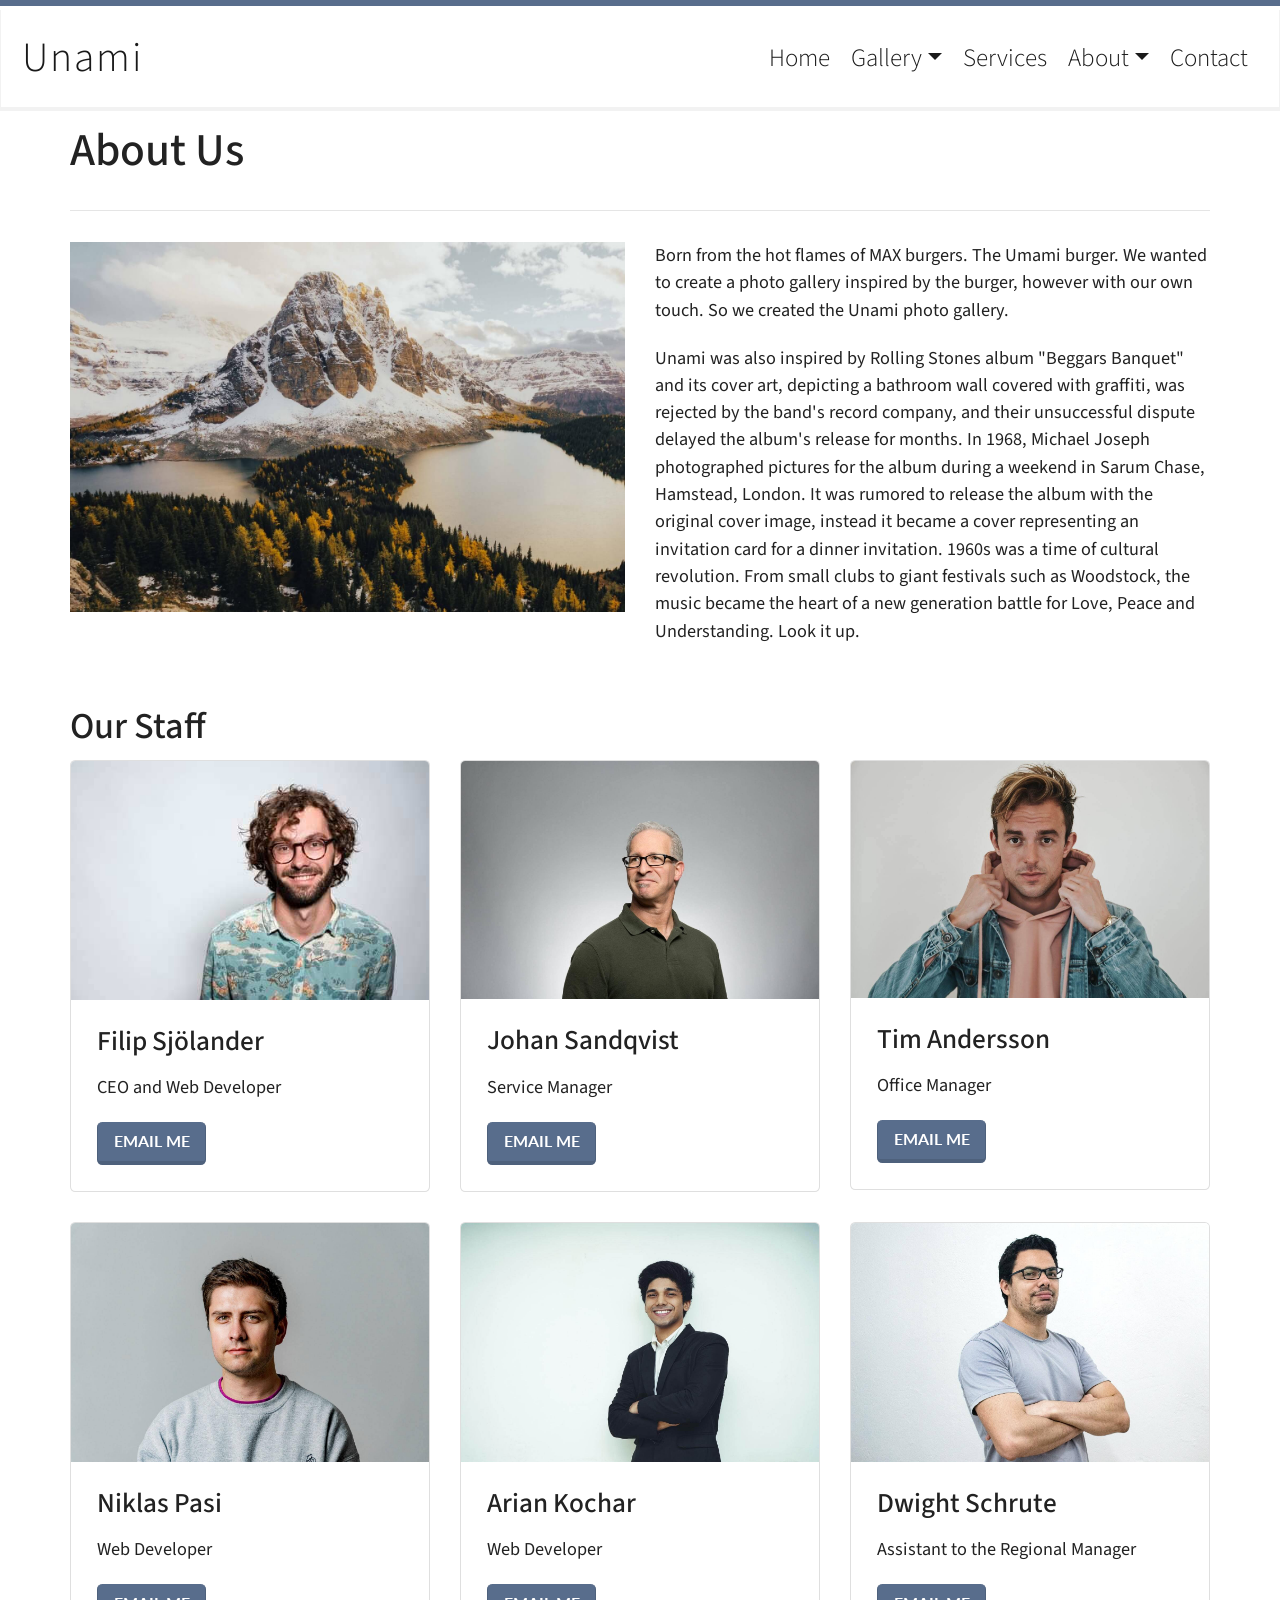
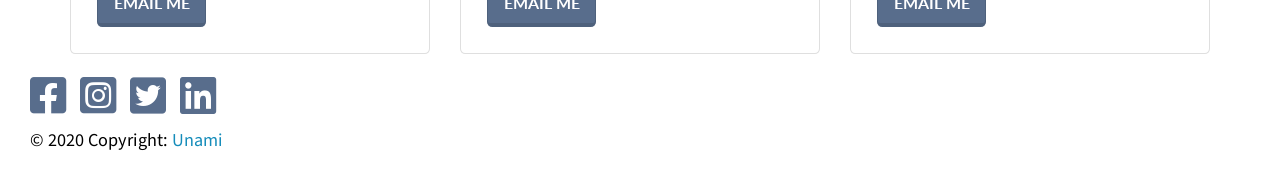
<file: about.html>
<!DOCTYPE html>
<html lang="en">
  <head>
    <meta charset="UTF-8" />
    <meta name="viewport" content="width=device-width, initial-scale=1.0" />
    <meta name="description" content="Unami - About Us" />
    <title>About</title>
    <link rel="apple-touch-icon" sizes="180x180" href="favicon/apple-touch-icon.png" />
    <link rel="icon" type="image/png" sizes="32x32" href="favicon/favicon-32x32.png" />
    <link rel="icon" type="image/png" sizes="16x16" href="favicon/favicon-16x16.png" />
    <link rel="manifest" href="favicon/site.webmanifest" />
    <link rel="stylesheet" href="style.css" />
    <link rel="stylesheet" href="bootstrap.min.css" />
    <script
      src="https://code.jquery.com/jquery-3.5.1.slim.min.js"
      integrity="sha256-4+XzXVhsDmqanXGHaHvgh1gMQKX40OUvDEBTu8JcmNs="
      crossorigin="anonymous"
    ></script>    <script src="https://cdnjs.cloudflare.com/ajax/libs/popper.js/1.16.0/umd/popper.min.js"></script>
    <script src="https://maxcdn.bootstrapcdn.com/bootstrap/4.4.1/js/bootstrap.min.js"></script>
    <link
      rel="stylesheet"
      href="https://cdnjs.cloudflare.com/ajax/libs/font-awesome/5.13.0/css/all.min.css"
      integrity="sha256-h20CPZ0QyXlBuAw7A+KluUYx/3pK+c7lYEpqLTlxjYQ="
      crossorigin="anonymous"
    />
    <script src="HTML_Include.js"></script>
  </head>

  <body>
    <div w3-include-html="navbar.html"></div>
    <div class="container">
      <h1>About Us</h1>
      <hr class="my-4" />
      <div class="row">
        <div class="col">
          <img
            src="photos/about-mountain.jpg"
            alt="snowy-mountain"
            width="100%"
          />
        </div>
        <div class="col">
          <p>
            Born from the hot flames of MAX burgers. The Umami burger. We wanted
            to create a photo gallery inspired by the burger, however with our
            own touch. So we created the Unami photo gallery.
          </p>
          <p>
            Unami was also inspired by Rolling Stones album "Beggars Banquet"
            and its cover art, depicting a bathroom wall covered with graffiti,
            was rejected by the band's record company, and their unsuccessful
            dispute delayed the album's release for months. In 1968, Michael
            Joseph photographed pictures for the album during a weekend in Sarum
            Chase, Hamstead, London. It was rumored to release the album with
            the original cover image, instead it became a cover representing an
            invitation card for a dinner invitation. 1960s was a time of
            cultural revolution. From small clubs to giant festivals such as
            Woodstock, the music became the heart of a new generation battle for
            Love, Peace and Understanding. Look it up.
          </p>
        </div>
      </div>
      <h2 style="margin-top: 40px;">Our Staff</h2>
      <div class="row">
        <div class="col mx-auto">
          <div class="card">
            <img
              class="card-img-top"
              src="photos/filipsjolander.jpg"
              alt="Filip Sjölander"
            />
            <div class="card-body">
              <h4 class="card-title">Filip Sjölander</h4>
              <p class="card-text">CEO and Web Developer</p>
              <a href="mailto:filipsjolander@unami.com" class="btn btn-primary"
                >Email Me</a
              >
            </div>
          </div>
        </div>
        <div class="col mx-auto">
          <div class="card">
            <img
              class="card-img-top"
              src="photos/johansandqvist.jpg"
              alt="Johan Sandqvist"
            />
            <div class="card-body">
              <h4 class="card-title">Johan Sandqvist</h4>
              <p class="card-text">Service Manager</p>
              <a href="mailto:johansandqvist@unami.com" class="btn btn-primary"
                >Email Me</a
              >
            </div>
          </div>
        </div>
        <div class="col mx-auto">
          <div class="card">
            <img
              class="card-img-top"
              src="photos/timandersson.jpg"
              alt="Tim Andersson"
            />
            <div class="card-body">
              <h4 class="card-title">Tim Andersson</h4>
              <p class="card-text">Office Manager</p>
              <a href="mailto:timanderssonr@unami.com" class="btn btn-primary"
                >Email Me</a
              >
            </div>
          </div>
        </div>
      </div>
      <div class="row" style="margin-top: 30px;">
        <div class="col mx-auto">
          <div class="card">
            <img
              class="card-img-top"
              src="photos/niklaspasi.jpg"
              alt="Niklas Pasi"
            />
            <div class="card-body">
              <h4 class="card-title">Niklas Pasi</h4>
              <p class="card-text">Web Developer</p>
              <a href="mailto:niklaspasi@unami.com" class="btn btn-primary"
                >Email Me</a
              >
            </div>
          </div>
        </div>
        <div class="col mx-auto">
          <div class="card">
            <img
              class="card-img-top"
              src="photos/ariankochar.jpg"
              alt="Arian Kochar"
            />
            <div class="card-body">
              <h4 class="card-title">Arian Kochar</h4>
              <p class="card-text">Web Developer</p>
              <a href="mailto:ariankochar@unami.com" class="btn btn-primary"
                >Email Me</a
              >
            </div>
          </div>
        </div>
        <div class="col mx-auto">
          <div class="card">
            <img
              class="card-img-top"
              src="photos/dwightschrute.jpg"
              alt="Dwight Schrute"
            />
            <div class="card-body">
              <h4 class="card-title">Dwight Schrute</h4>
              <p class="card-text">Assistant to the Regional Manager</p>
              <a href="mailto:dwightschrute@unami.com" class="btn btn-primary"
                >Email Me</a
              >
            </div>
          </div>
        </div>
      </div>
    </div>
    <div w3-include-html="footer.html"></div>
    <script>
      includeHTML();
    </script>
    <script src="animations.js"></script>
  </body>
</html>
</file>
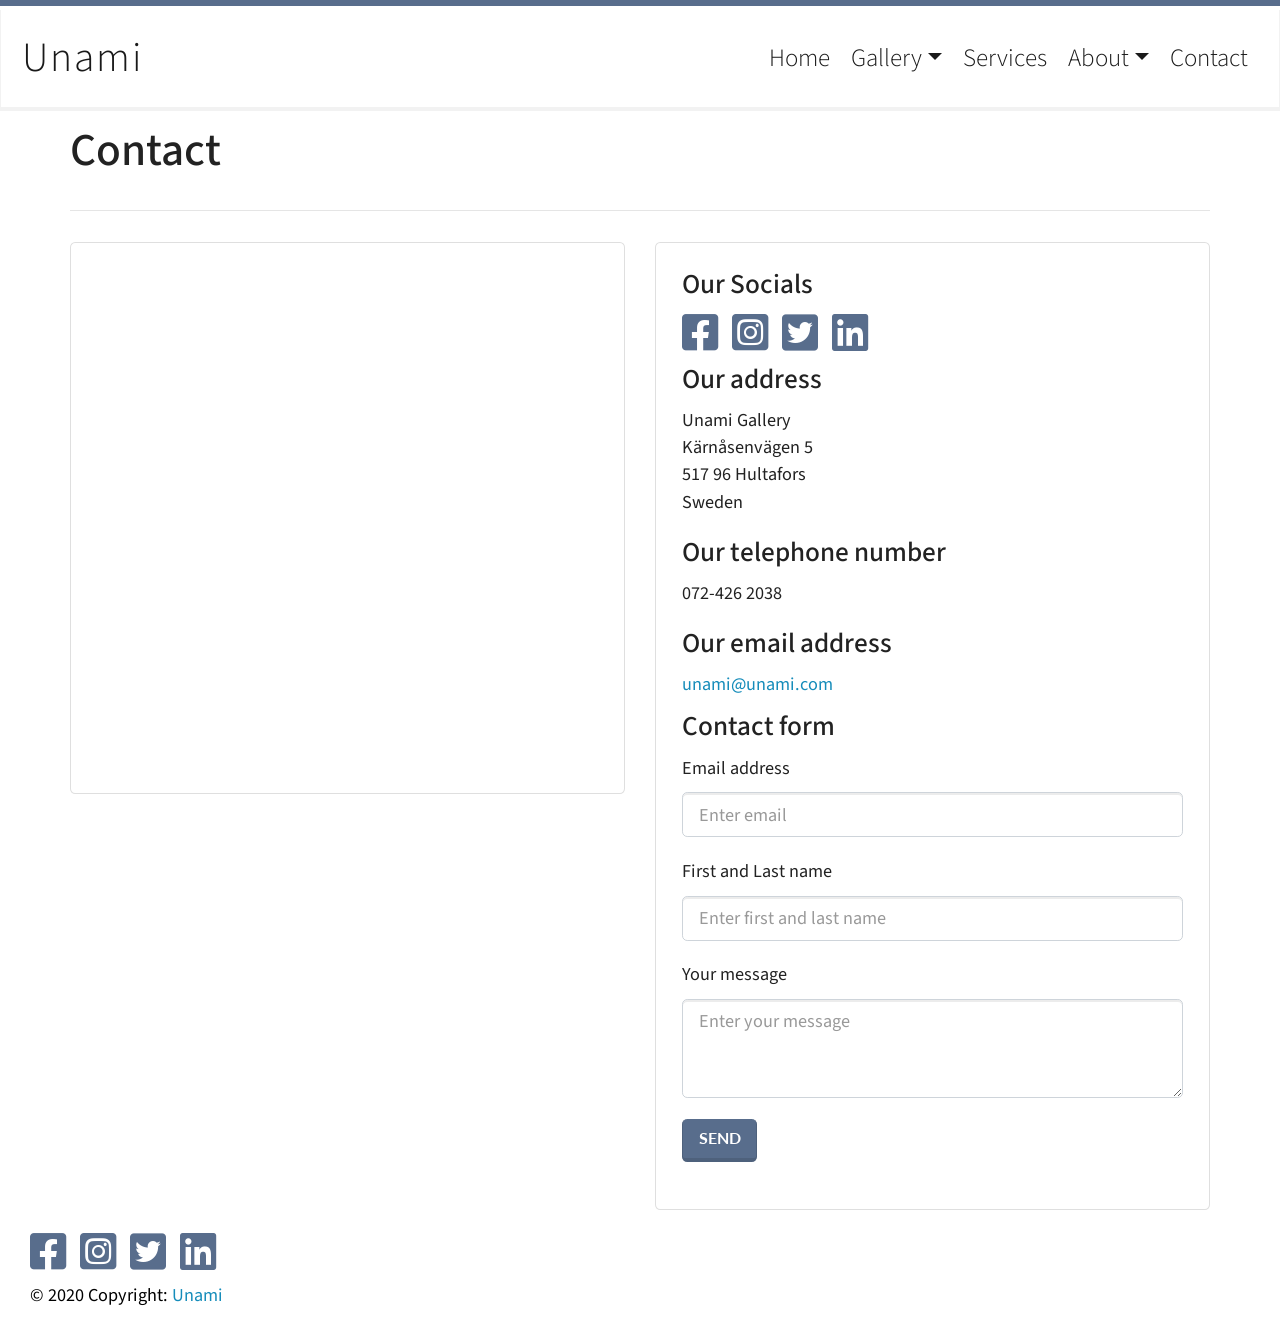
<file: contact.html>
<!DOCTYPE html>
<html lang="en">

<head>
    <meta charset="UTF-8">
    <meta name="viewport" content="width=device-width, initial-scale=1.0">
    <meta name="description" content="Unami - Contact">
    <title>Contact</title>
    <link rel="apple-touch-icon" sizes="180x180" href="favicon/apple-touch-icon.png" />
    <link rel="icon" type="image/png" sizes="32x32" href="favicon/favicon-32x32.png" />
    <link rel="icon" type="image/png" sizes="16x16" href="favicon/favicon-16x16.png" />
    <link rel="manifest" href="favicon/site.webmanifest" />
    <link rel="stylesheet" href="style.css">
    <link rel="stylesheet" href="bootstrap.min.css">
    <script
      src="https://code.jquery.com/jquery-3.5.1.slim.min.js"
      integrity="sha256-4+XzXVhsDmqanXGHaHvgh1gMQKX40OUvDEBTu8JcmNs="
      crossorigin="anonymous"
    ></script>
    <script src="https://cdnjs.cloudflare.com/ajax/libs/popper.js/1.16.0/umd/popper.min.js"></script>
    <script src="https://maxcdn.bootstrapcdn.com/bootstrap/4.4.1/js/bootstrap.min.js"></script>
    <link rel="stylesheet" href="https://cdnjs.cloudflare.com/ajax/libs/font-awesome/5.13.0/css/all.min.css"
        integrity="sha256-h20CPZ0QyXlBuAw7A+KluUYx/3pK+c7lYEpqLTlxjYQ=" crossorigin="anonymous" />
    <script src="HTML_Include.js"></script>
</head>

<body>
    <div w3-include-html="navbar.html"></div>
    <div class="container">
        <h1>Contact</h1>
        <hr class="my-4">
        <div class="row">
            <div class="col-md">
                <div class="card">
                    <iframe
                        src="https://www.google.com/maps/embed?pb=!1m18!1m12!1m3!1d2132.188852277812!2d12.73206511610454!3d57.696261247904594!2m3!1f0!2f0!3f0!3m2!1i1024!2i768!4f13.1!3m3!1m2!1s0x465007b77d195225%3A0x721832f89c4cb638!2zS8Okcm7DpXNlbnbDpGdlbiA1LCA1MTcgOTYgSHVsdGFmb3Jz!5e0!3m2!1ssv!2sse!4v1586704896788!5m2!1ssv!2sse"
                        width="100%" height="550" frameborder="0" style="border:0;" allowfullscreen="false"
                        aria-hidden="false" tabindex="0"></iframe>

                </div>

            </div>
            <div class="col-md">
                <div class="card">
                    <address class="card-body">
                        <h4>Our Socials</h4>
                        <div class="socials ">
                            <a href="https://www.facebook.com/" class="fab fa-facebook-square">
                            </a>
                            <a href="https://www.instagram.com" class="fab fa-instagram-square">
                            </a>
                            <a href="https://www.twitter.com" class="fab fa-twitter-square">
                            </a>
                            <a href="https://www.linkedin.com" class="fab fa-linkedin">
                            </a>
                        </div>
                        <h4>Our address</h4>
                        <address>
                            Unami Gallery<br>
                            Kärnåsenvägen 5 <br>
                            517 96 Hultafors <br>
                            Sweden
                        </address>
                        <h4>Our telephone number</h4>
                        <p>072-426 2038</p>
                        <h4>Our email address</h4>
                        <a href="mailto:unami@unami.com">unami@unami.com</a>
                        <h4 style="margin-top:13px;">Contact form</h4>
                        <form class="contact-form">
                            <fieldset>
                                <div class="form-group">
                                    <label for="email">Email address</label>
                                    <input type="email" class="form-control" placeholder="Enter email">
                                </div>
                                <div class="form-group">
                                    <label for="name">First and Last name</label>
                                    <input type="text" class="form-control" placeholder="Enter first and last name">
                                </div>
                                <div class="form-group">
                                    <label for="message">Your message</label>
                                    <textarea class="form-control" rows="3" placeholder="Enter your message"></textarea>
                                </div>
                                <button type="submit" class="btn btn-primary">Send</button>
                            </fieldset>
                        </form>
                </div>
            </div>
        </div>
    </div>

    </div>
    </div>
    </div>
    <div w3-include-html="footer.html"></div>
    <script>includeHTML();</script>
    <script src="animations.js"></script>
</body>

</html>
</file>
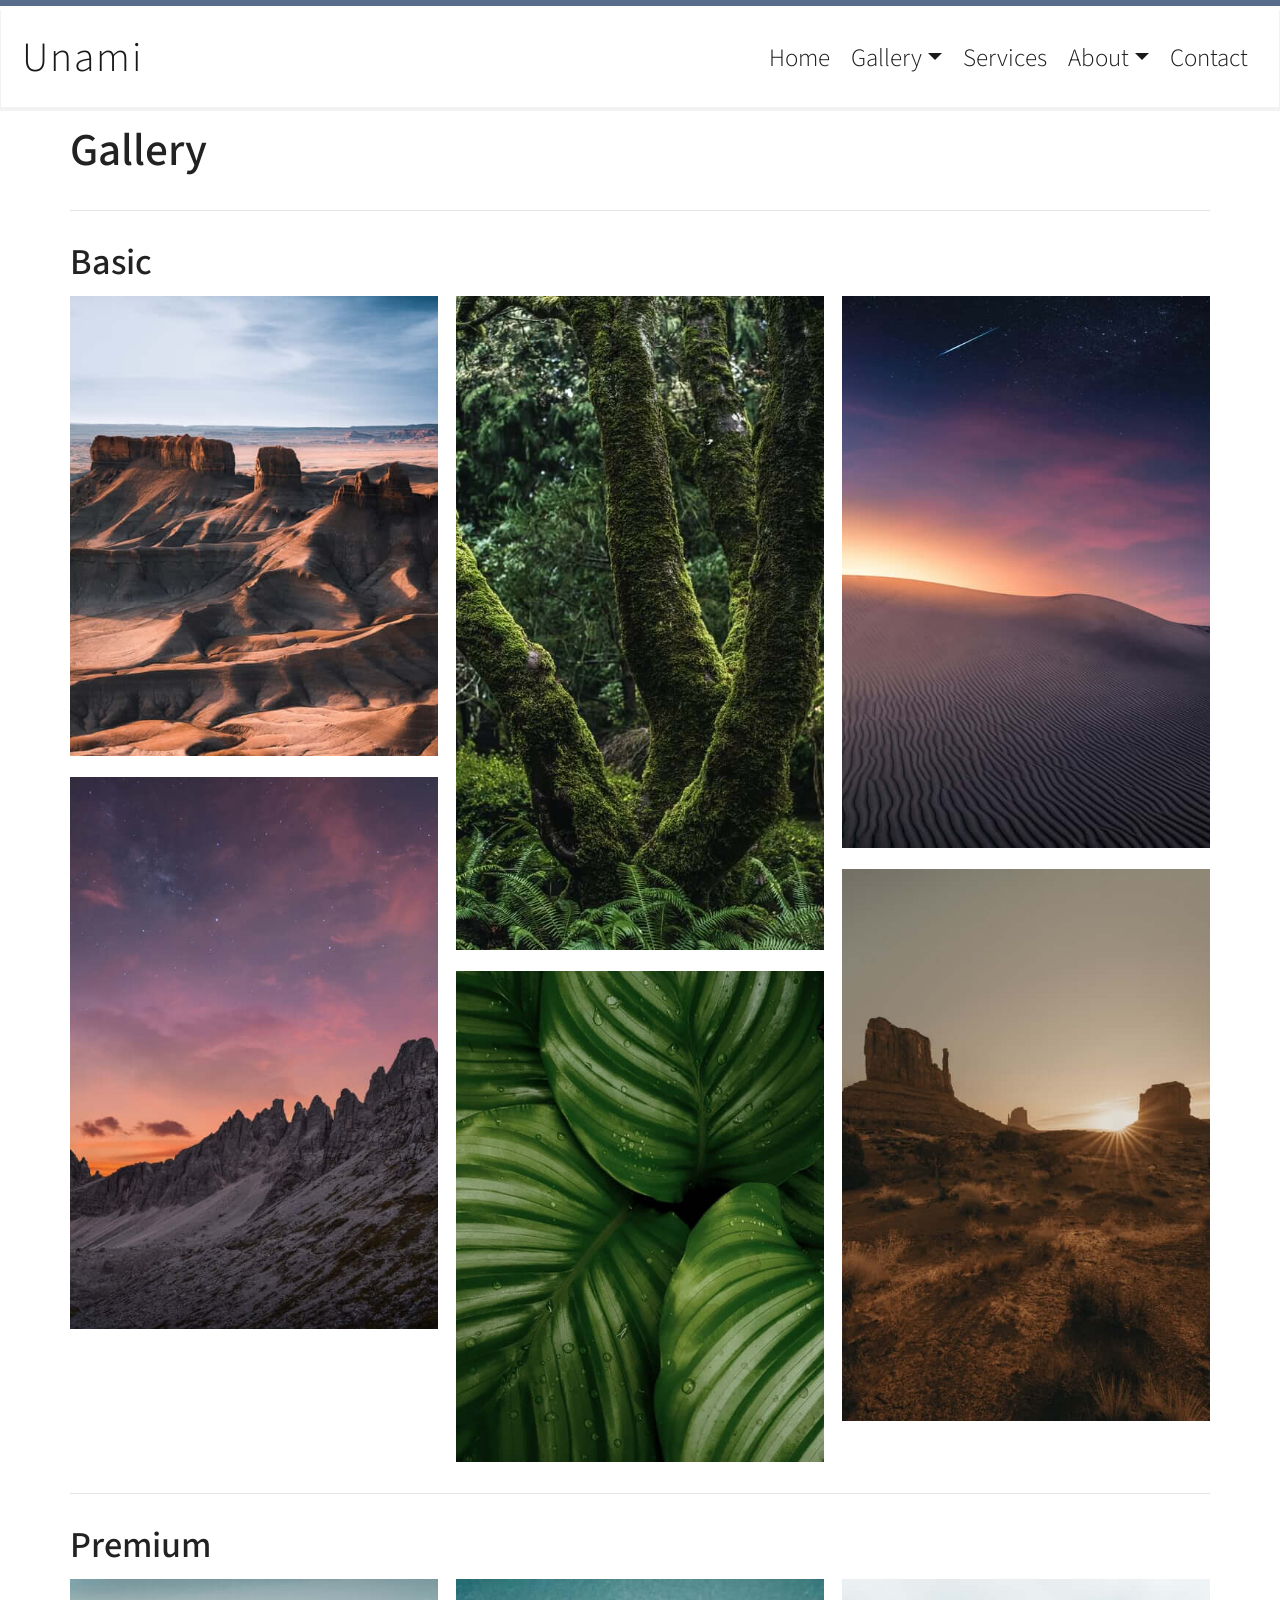
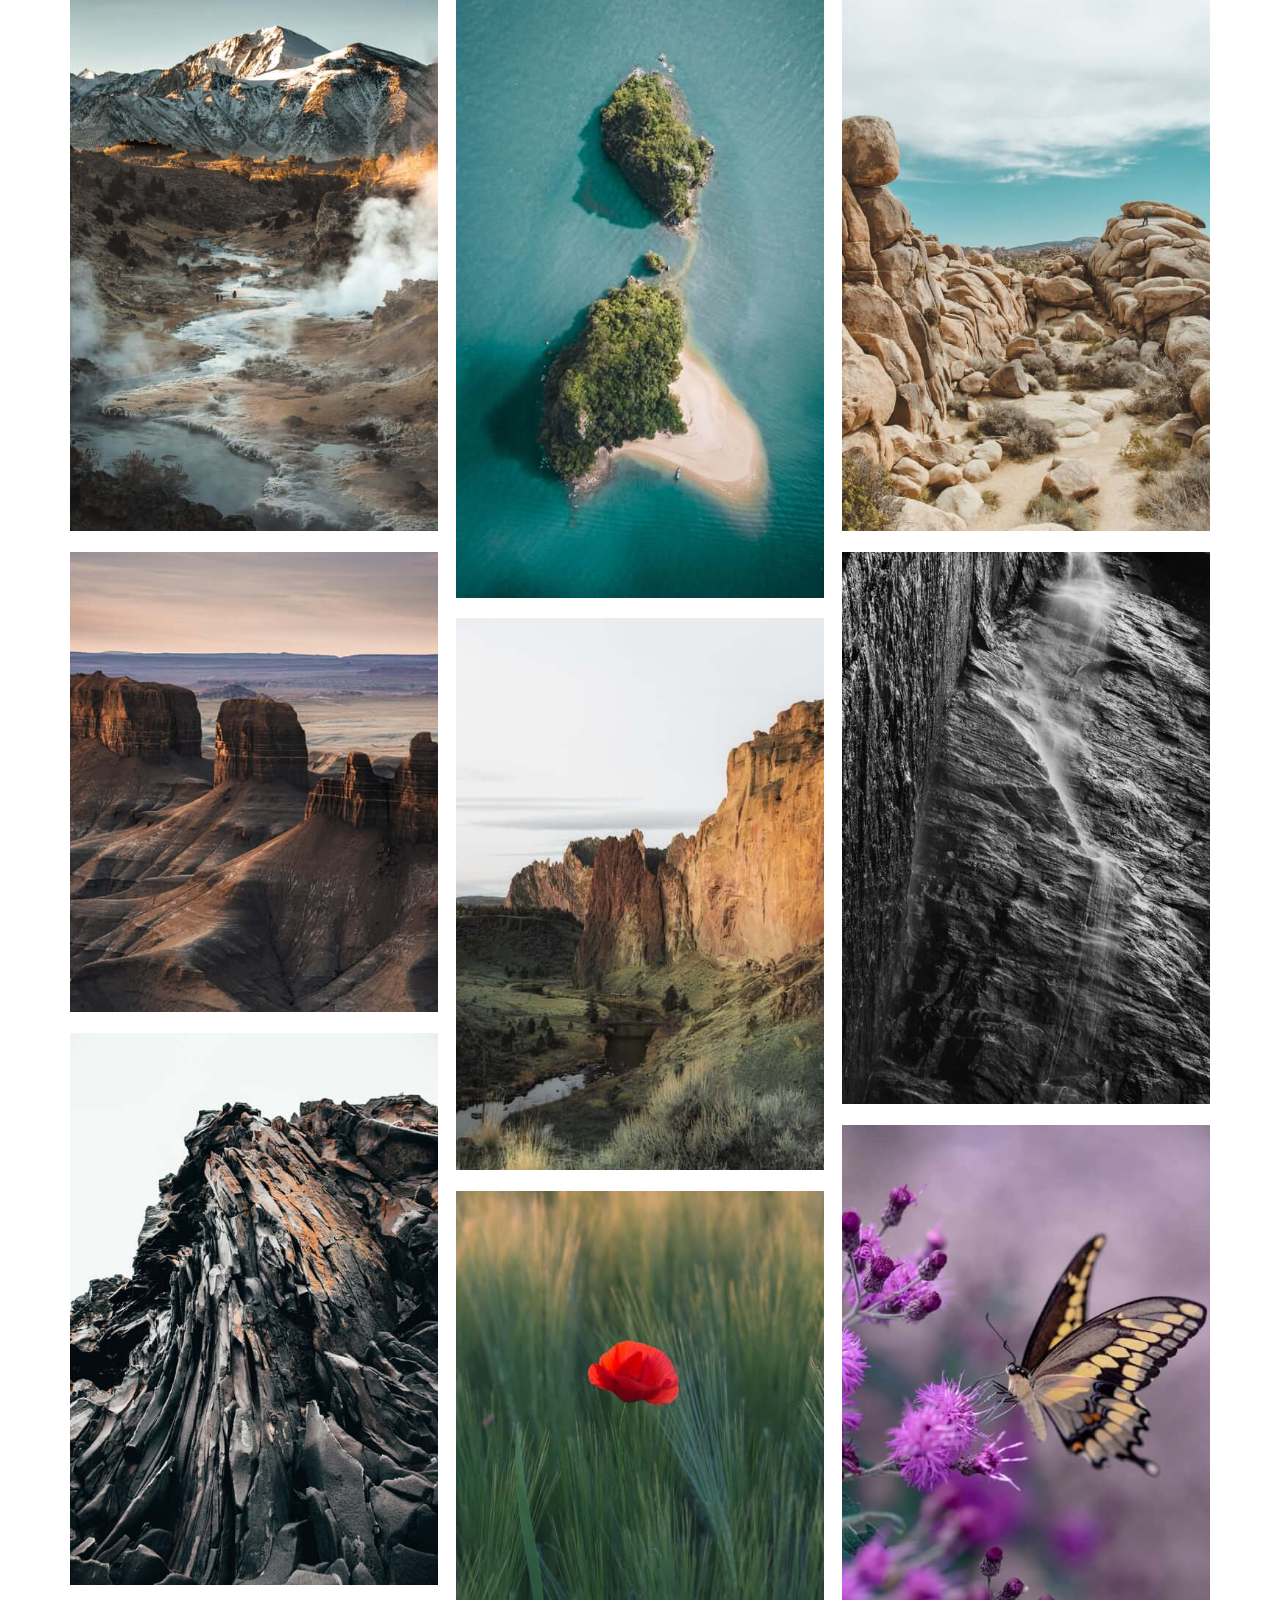
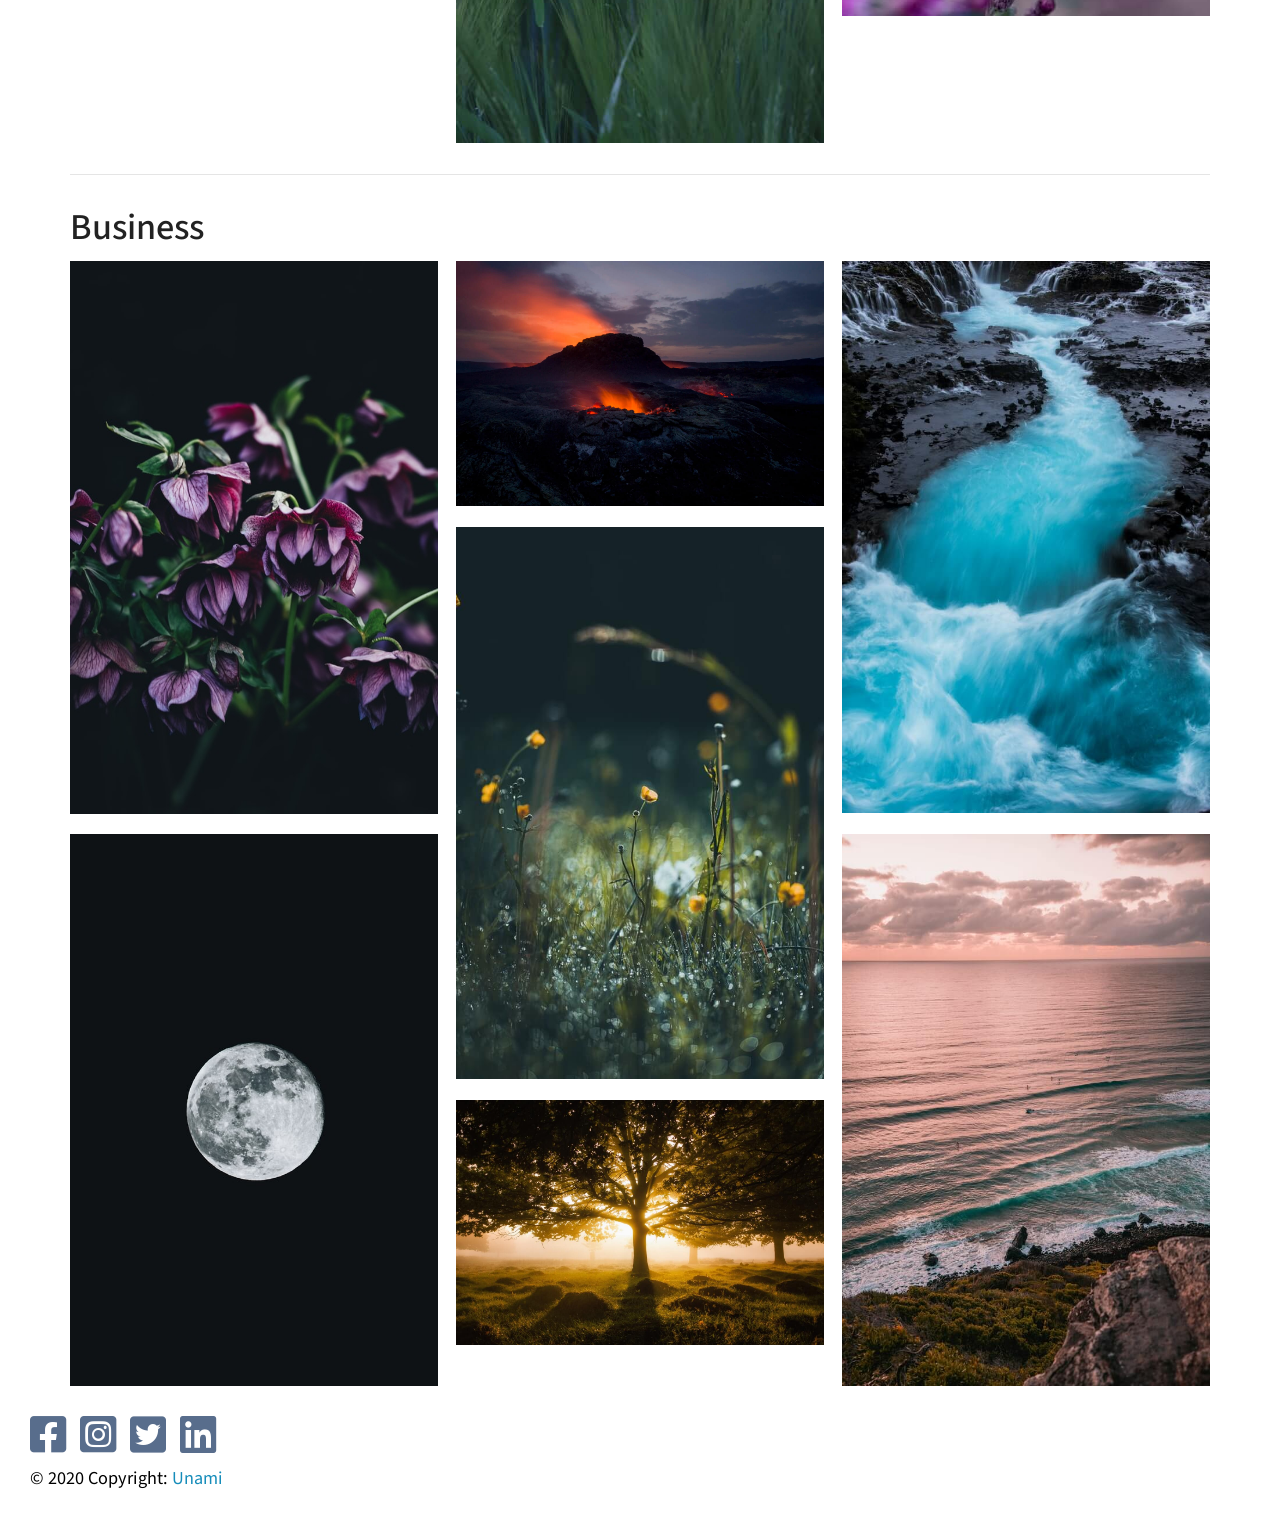
<file: gallery.html>
<!DOCTYPE html>
<html lang="en">
  <head>
    <meta charset="UTF-8" />
    <meta name="viewport" content="width=device-width, initial-scale=1.0" />
    <meta name="description" content="Unami - Gallery" />
    <title>Gallery</title>
    <link rel="apple-touch-icon" sizes="180x180" href="favicon/apple-touch-icon.png" />
    <link rel="icon" type="image/png" sizes="32x32" href="favicon/favicon-32x32.png" />
    <link rel="icon" type="image/png" sizes="16x16" href="favicon/favicon-16x16.png" />
    <link rel="manifest" href="favicon/site.webmanifest" />
    <link rel="stylesheet" href="style.css" />
    <link rel="stylesheet" href="bootstrap.min.css" />
    <script
      src="https://code.jquery.com/jquery-3.5.1.slim.min.js"
      integrity="sha256-4+XzXVhsDmqanXGHaHvgh1gMQKX40OUvDEBTu8JcmNs="
      crossorigin="anonymous"
    ></script>
    <script src="https://cdnjs.cloudflare.com/ajax/libs/popper.js/1.16.0/umd/popper.min.js"></script>
    <script src="https://maxcdn.bootstrapcdn.com/bootstrap/4.4.1/js/bootstrap.min.js"></script>
    <link
      rel="stylesheet"
      href="https://cdnjs.cloudflare.com/ajax/libs/font-awesome/5.13.0/css/all.min.css"
      integrity="sha256-h20CPZ0QyXlBuAw7A+KluUYx/3pK+c7lYEpqLTlxjYQ="
      crossorigin="anonymous"
    />
    <script src="HTML_Include.js"></script>
  </head>

  <body>
    <div w3-include-html="navbar.html"></div>
    <div class="container">
      <h1>Gallery</h1>
      <hr id="basic" class="my-4" />
    </div>
    <div class="container" >
      <h2>Basic</h2>
      <div class="gallery" id="gallery">
        <div class="mb-3">
          <img
            class="img-fluid"
            src="photos/grand-valley2.jpg"
            alt="grand-valley"
            loading="lazy"
          />
        </div>
        <div class="mb-3">
          <img
            class="img-fluid"
            src="photos/sunset-mountains.jpg"
            alt="sunset-mountains"
            loading="lazy"
            
          />
        </div>
        <div class="mb-3">
          <img
            class="img-fluid"
            src="photos/trees.jpg"
            alt="trees"
            loading="lazy"
          />
        </div>
        <div class="mb-3">
          <img
            class="img-fluid"
            src="photos/leafs.jpg"
            alt="leafs"
            loading="lazy"
          />
        </div>
        <div class="mb-3">
          <img
            class="img-fluid"
            src="photos/sand.jpg"
            alt="sand"
            loading="lazy"
          />
        </div>
        <div class="mb-3">
          <img
            class="img-fluid"
            src="photos/sunset-desert.jpg"
            alt="sunset-desert"
            loading="lazy"
          />
        </div>
      </div>
      <hr id="premium" class="my-4" />
    </div>
    <div class="container">
      <h2>Premium</h2>
      <div class="gallery" id="gallery">
        <div class="mb-3">
          <img
            class="img-fluid"
            src="photos/river-and-mountain.jpg"
            alt="river-and-mountain"
            loading="lazy"
          />
        </div>
        <div class="mb-3">
          <img
            class="img-fluid"
            src="photos/grand-valley.jpg"
            alt="grand-valley"
            loading="lazy"
          />
        </div>
        <div class="mb-3">
          <img
            class="img-fluid"
            src="photos/rocks.jpg"
            alt="rocks"
            loading="lazy"
          />
        </div>
        <div class="mb-3">
          <img
            class="img-fluid"
            src="photos/island.jpg"
            alt="island"
            loading="lazy"
          />
        </div>
        <div class="mb-3">
          <img
            class="img-fluid"
            src="photos/valley.jpg"
            alt="valley"
            loading="lazy"
          />
        </div>
        <div class="mb-3">
          <img
            class="img-fluid"
            src="photos/red-flower.jpg"
            alt="red-flower"
            loading="lazy"
          />
        </div>
        <div class="mb-3">
          <img
            class="img-fluid"
            src="photos/rocky.jpg"
            alt="rocks"
            loading="lazy"
          />
        </div>
        <div class="mb-3">
          <img
            class="img-fluid"
            src="photos/small-waterfall.jpg"
            alt="small-waterfall"
            loading="lazy"
          />
        </div>
        <div class="mb-3">
          <img
            class="img-fluid"
            src="photos/butterfly.jpg"
            alt="butterfly"
            loading="lazy"
          />
        </div>
      </div>
      <hr id="business" class="my-4" />
    </div>
    <div class="container" >
      <h2>Business</h2>
      <div class="gallery" id="gallery">
        <div class="mb-3">
          <img
            class="img-fluid"
            src="photos/purple-flower.jpg"
            alt="purple-flower"
            loading="lazy"
          />
        </div>
        <div class="mb-3">
          <img
            class="img-fluid"
            src="photos/moon.jpg"
            alt="moon"
            loading="lazy"
          />
        </div>
        <div class="mb-3">
          <img
            class="img-fluid"
            src="photos/vulcano.jpg"
            alt="vulcano"
            loading="lazy"
          />
        </div>
        <div class="mb-3">
          <img
            class="img-fluid"
            src="photos/butter-flower.jpg"
            alt="butterfly"
            loading="lazy"
          />
        </div>
        <div class="mb-3">
          <img
            class="img-fluid"
            src="photos/tree-of-god.jpg"
            alt="tree-of.god"
            loading="lazy"
          />
        </div>
        <div class="mb-3">
          <img
            class="img-fluid"
            src="photos/waterfall-blue.jpg"
            alt="waterfall-blue"
            loading="lazy"
          />
        </div>
        <div class="mb-3">
          <img
            class="img-fluid"
            src="photos/ocean-sunset.jpg"
            alt="ocean-sunset"
            loading="lazy"
          />
        </div>
      </div>
    </div>

    <div w3-include-html="footer.html"></div>
    <script>
      includeHTML();
    </script>
    <script src="animations.js"></script>
  </body>
</html>
</file>
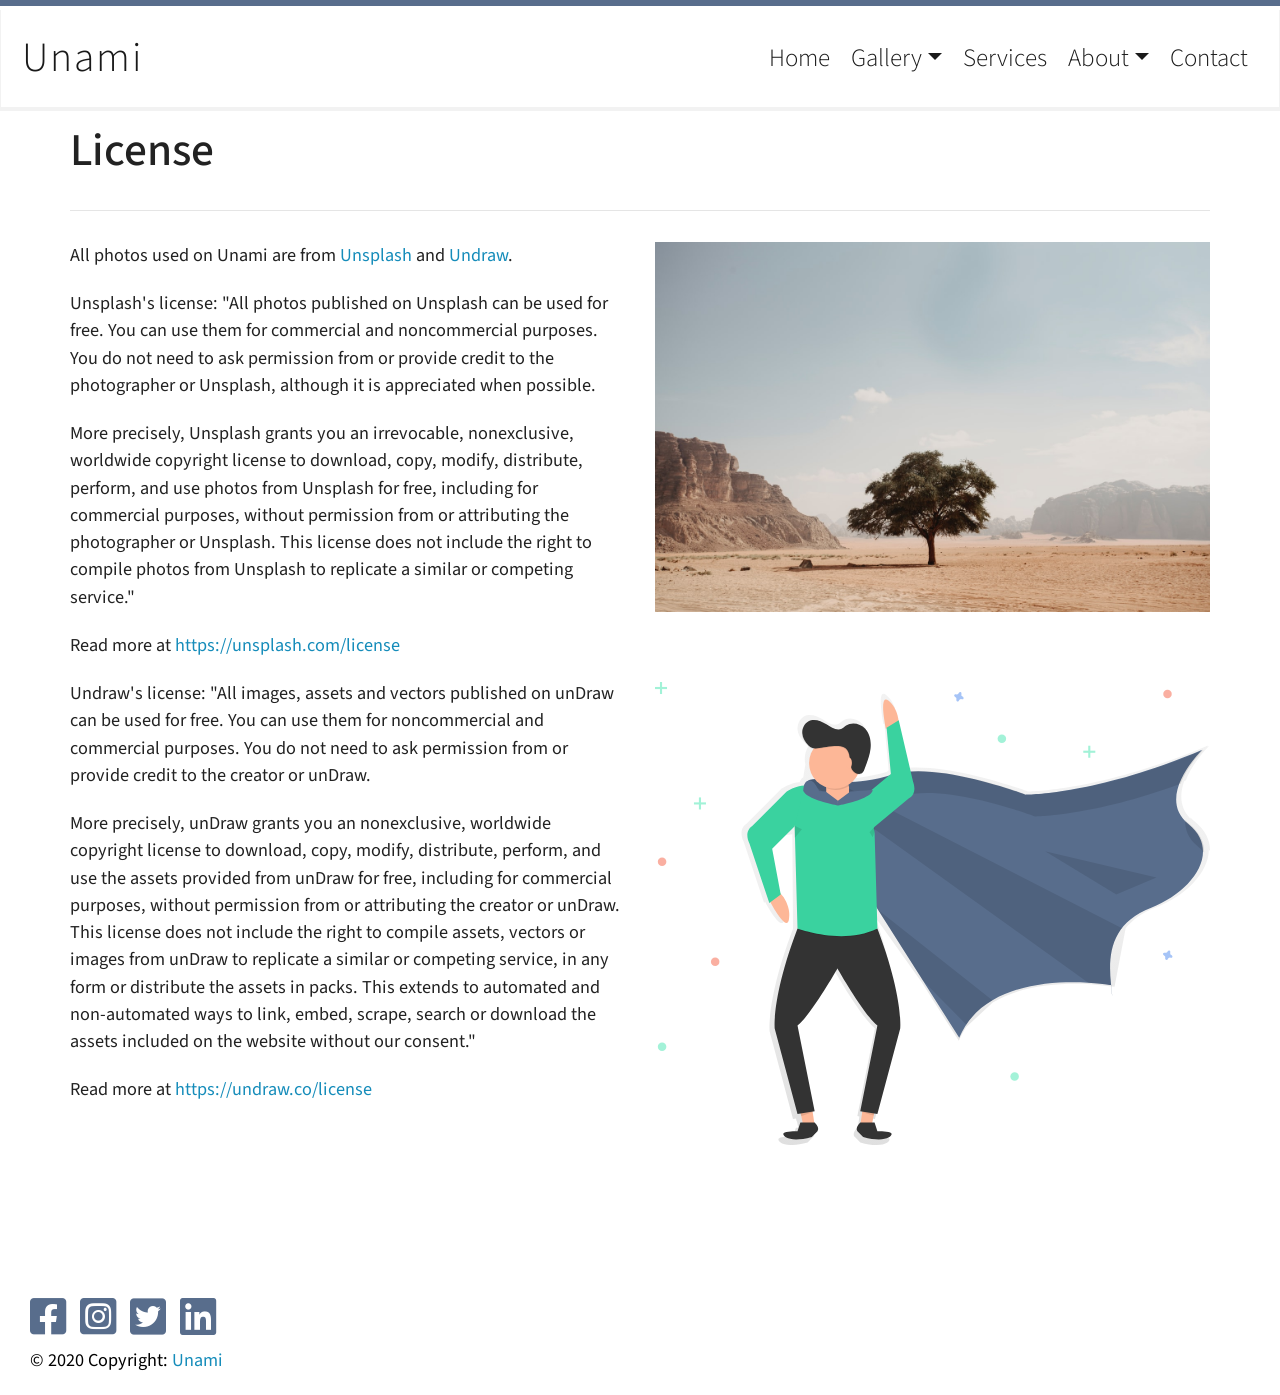
<file: license.html>
<!DOCTYPE html>
<html lang="en">
  <head>
    <meta charset="UTF-8" />
    <meta name="viewport" content="width=device-width, initial-scale=1.0" />
    <meta name="description" content="Unami - License" />
    <title>License</title>
    <link
      rel="apple-touch-icon"
      sizes="180x180"
      href="favicon/apple-touch-icon.png"
    />
    <link
      rel="icon"
      type="image/png"
      sizes="32x32"
      href="favicon/favicon-32x32.png"
    />
    <link
      rel="icon"
      type="image/png"
      sizes="16x16"
      href="favicon/favicon-16x16.png"
    />
    <link rel="manifest" href="favicon/site.webmanifest" />
    <link rel="stylesheet" href="style.css" />
    <link rel="stylesheet" href="bootstrap.min.css" />
    <script
      src="https://code.jquery.com/jquery-3.5.1.slim.min.js"
      integrity="sha256-4+XzXVhsDmqanXGHaHvgh1gMQKX40OUvDEBTu8JcmNs="
      crossorigin="anonymous"
    ></script>
    <script src="https://cdnjs.cloudflare.com/ajax/libs/popper.js/1.16.0/umd/popper.min.js"></script>
    <script src="https://maxcdn.bootstrapcdn.com/bootstrap/4.4.1/js/bootstrap.min.js"></script>
    <link
      rel="stylesheet"
      href="https://cdnjs.cloudflare.com/ajax/libs/font-awesome/5.13.0/css/all.min.css"
      integrity="sha256-h20CPZ0QyXlBuAw7A+KluUYx/3pK+c7lYEpqLTlxjYQ="
      crossorigin="anonymous"
    />
    <script src="HTML_Include.js"></script>
  </head>

  <body class="about">
    <div w3-include-html="navbar.html"></div>
    <div class="container" style="margin-bottom: 130px;">
      <h1>License</h1>
      <hr class="my-4" />
      <div class="row">
        <div class="col">
          <p>
            All photos used on Unami are from
            <a href="https://unsplash.com/">Unsplash</a> and
            <a href="https://undraw.co/">Undraw</a>.
          </p>
          <p>
            Unsplash's license: "All photos published on Unsplash can be used
            for free. You can use them for commercial and noncommercial
            purposes. You do not need to ask permission from or provide credit
            to the photographer or Unsplash, although it is appreciated when
            possible.
          </p>
          <p>
            More precisely, Unsplash grants you an irrevocable, nonexclusive,
            worldwide copyright license to download, copy, modify, distribute,
            perform, and use photos from Unsplash for free, including for
            commercial purposes, without permission from or attributing the
            photographer or Unsplash. This license does not include the right to
            compile photos from Unsplash to replicate a similar or competing
            service."
          </p>
          <p>
            Read more at
            <a href="https://unsplash.com/license"
              >https://unsplash.com/license</a
            >
          </p>
          <p>
            Undraw's license: "All images, assets and vectors published on
            unDraw can be used for free. You can use them for noncommercial and
            commercial purposes. You do not need to ask permission from or
            provide credit to the creator or unDraw.
          </p>
          <p>
            More precisely, unDraw grants you an nonexclusive, worldwide
            copyright license to download, copy, modify, distribute, perform,
            and use the assets provided from unDraw for free, including for
            commercial purposes, without permission from or attributing the
            creator or unDraw. This license does not include the right to
            compile assets, vectors or images from unDraw to replicate a similar
            or competing service, in any form or distribute the assets in packs.
            This extends to automated and non-automated ways to link, embed,
            scrape, search or download the assets included on the website
            without our consent."
          </p>
          <p>
            Read more at
            <a href="https://undraw.co/license">https://undraw.co/license</a>
          </p>
        </div>
        <div class="col">
          <img
            src="photos/lonely-tree.jpg"
            alt="lonely-tree"
            style="width: 100%; margin-bottom: 70px;"
          />
          <img
            
            src="photos/about-superhero.svg"
            alt="about-superhero"
            width="100%"
          />
        </div>
      </div>
    </div>
    <div w3-include-html="footer.html"></div>
    <script>
      includeHTML();
    </script>
    <script src="animations.js"></script>
  </body>
</html>
</file>
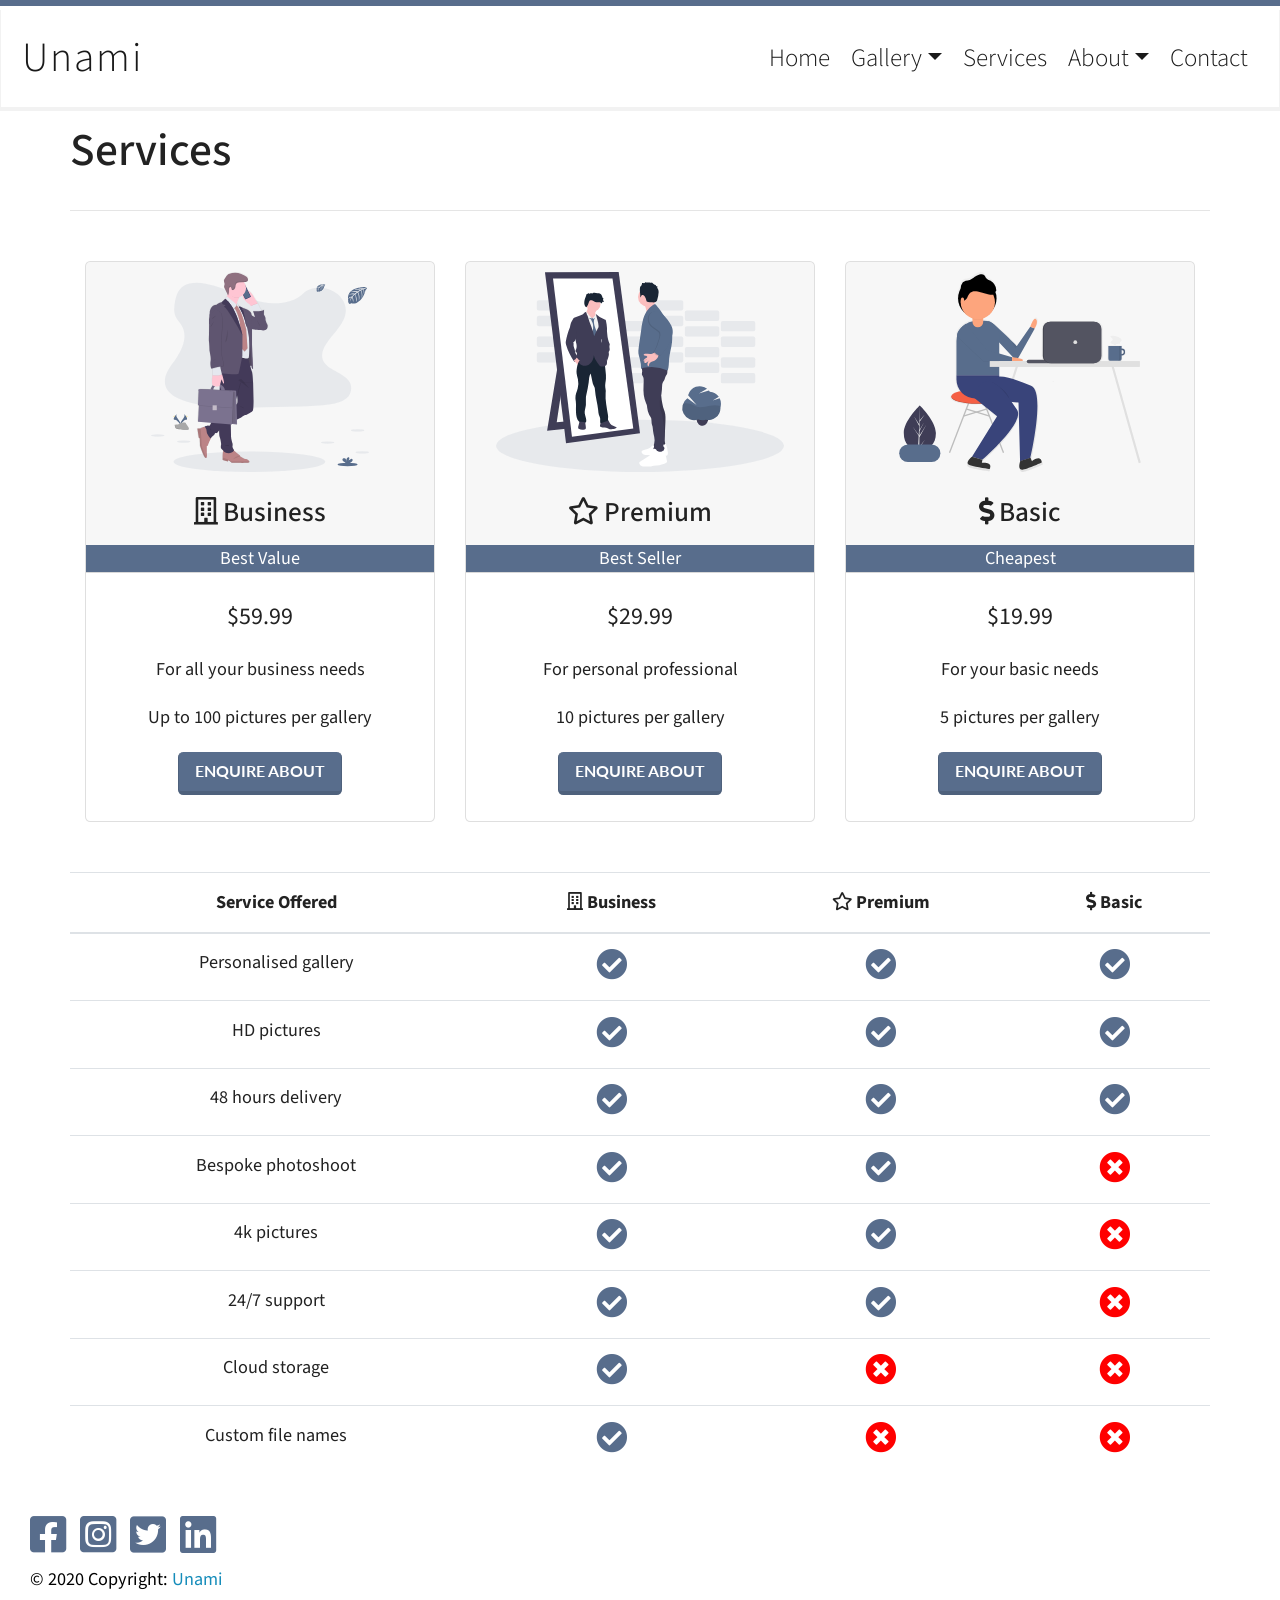
<file: services.html>
<!DOCTYPE html>
<html lang="en">
  <head>
    <meta charset="UTF-8" />
    <meta name="viewport" content="width=device-width, initial-scale=1.0" />
    <meta name="description" content="Unami - Services" />
    <title>Services</title>
    <link
      rel="apple-touch-icon"
      sizes="180x180"
      href="favicon/apple-touch-icon.png"
    />
    <link
      rel="icon"
      type="image/png"
      sizes="32x32"
      href="favicon/favicon-32x32.png"
    />
    <link
      rel="icon"
      type="image/png"
      sizes="16x16"
      href="favicon/favicon-16x16.png"
    />
    <link rel="manifest" href="favicon/site.webmanifest" />
    <link rel="stylesheet" href="style.css" />
    <link rel="stylesheet" href="bootstrap.min.css" />
    <script
      src="https://code.jquery.com/jquery-3.5.1.slim.min.js"
      integrity="sha256-4+XzXVhsDmqanXGHaHvgh1gMQKX40OUvDEBTu8JcmNs="
      crossorigin="anonymous"
    ></script>
    <script src="https://cdnjs.cloudflare.com/ajax/libs/popper.js/1.16.0/umd/popper.min.js"></script>
    <script src="https://maxcdn.bootstrapcdn.com/bootstrap/4.4.1/js/bootstrap.min.js"></script>
    <link
      rel="stylesheet"
      href="https://cdnjs.cloudflare.com/ajax/libs/font-awesome/5.13.0/css/all.min.css"
      integrity="sha256-h20CPZ0QyXlBuAw7A+KluUYx/3pK+c7lYEpqLTlxjYQ="
      crossorigin="anonymous"
    />
    <script src="HTML_Include.js"></script>
  </head>

  <body>
    <div w3-include-html="navbar.html"></div>
    <div class="container">
      <h1>Services</h1>
      <hr class="my-4" />
    </div>
    <div class="container-md text-center" id="pricing">
      <div class="row">
        <div class="col">
          <div class="card">
            <div class="card-header card-head">
              <img
              class="card-img-top services-img"
              src="photos/business.svg"
              alt="business"
              height="200px"

            />
              <h4 class="card-title">
                <i class="far fa-building"></i> Business
              </h4>
              <p class="card-text badge-primary">Best Value</p>
            </div>
            <div class="card-body">
              <p class="card-text" style="font-size: x-large;">$59.99</p>
              <p class="card-text">For all your business needs</p>
              <p class="card-text">Up to 100 pictures per gallery</p>
              <a href="mailto:order@unami.com" class="btn btn-primary">Enquire about</a>
            </div>
          </div>
        </div>
        <div class="col">
          <div class="card">
            <div class="card-header card-head">
              <img
              class="card-img-top services-img"
              src="photos/premium.svg"
              alt="premium"
              height="200px"

            />
              <h4 class="card-title"><i class="far fa-star"></i> Premium</h4>
              <p class="card-text badge-primary">Best Seller</p>
            </div>
            <div class="card-body">
              <p class="card-text" style="font-size: x-large;">$29.99</p>
              <p class="card-text">For personal professional</p>
              <p class="card-text">10 pictures per gallery</p>

              <a href="mailto:order@unami.com" class="btn btn-primary">Enquire about</a>
            </div>
          </div>
        </div>
        <div class="col">
          <div class="card">
            <div class="card-header card-head" style="max-width: auto;">
              <img
              class="card-img-top services-img"
              src="photos/basic.svg"
              alt="basic"
              height="200px"
            />
              <h4 class="card-title">
                <i class="fas fa-dollar-sign"></i> Basic
              </h4>
              <p class="card-text badge-primary">Cheapest</p>
            </div>
            <div class="card-body">
              <p class="card-text" style="font-size: x-large;">$19.99</p>
              <p class="card-text">For your basic needs</p>
              <p class="card-text">5 pictures per gallery</p>
              <a href="mailto:order@unami.com" class="btn btn-primary">Enquire about</a>
            </div>
          </div>
        </div>
      </div>
    </div>
    <div class="container">
      <table class="table table-hover text-center table">
        <thead>
          <tr>
            <th scope="col">Service Offered</th>
            <th scope="col"><i class="far fa-building"></i> Business</th>
            <th scope="col"><i class="far fa-star"></i> Premium</th>
            <th scope="col"><i class="fas fa-dollar-sign"></i> Basic</th>
          </tr>
        </thead>
        <tbody>
          <tr>
            <td scope="row">Personalised gallery</td>
            <td><i class="fas fa-check-circle"></i></td>
            <td><i class="fas fa-check-circle"></i></td>
            <td><i class="fas fa-check-circle"></i></td>
          </tr>
          <tr>
            <td scope="row">HD pictures</td>
            <td><i class="fas fa-check-circle"></i></td>
            <td><i class="fas fa-check-circle"></i></td>
            <td><i class="fas fa-check-circle"></i></td>
          </tr>
          <tr>
            <td scope="row">48 hours delivery</td>
            <td><i class="fas fa-check-circle"></i></td>
            <td><i class="fas fa-check-circle"></i></td>
            <td><i class="fas fa-check-circle"></i></td>
          </tr>
          <tr>
            <td scope="row">Bespoke photoshoot</td>
            <td><i class="fas fa-check-circle"></i></td>
            <td><i class="fas fa-check-circle"></i></td>
            <td><i class="fas fa-times-circle"></i></td>
          </tr>
          <tr>
            <td scope="row">4k pictures</td>
            <td><i class="fas fa-check-circle"></i></td>
            <td><i class="fas fa-check-circle"></i></td>
            <td><i class="fas fa-times-circle"></i></td>
          </tr>
          <tr>
            <td scope="row">24/7 support</td>
            <td><i class="fas fa-check-circle"></i></td>
            <td><i class="fas fa-check-circle"></i></td>
            <td><i class="fas fa-times-circle"></i></td>
          </tr>
          <tr>
            <td scope="row">Cloud storage</td>
            <td><i class="fas fa-check-circle"></i></td>
            <td><i class="fas fa-times-circle"></i></td>
            <td><i class="fas fa-times-circle"></i></td>
          </tr>
          <tr>
            <td scope="row">Custom file names</td>
            <td><i class="fas fa-check-circle"></i></td>
            <td><i class="fas fa-times-circle"></i></td>
            <td><i class="fas fa-times-circle"></i></td>
          </tr>
        </tbody>
      </table>
    </div>
    <div w3-include-html="footer.html"></div>
    <script>
      includeHTML();
    </script>
    <script src="animations.js"></script>
  </body>
</html>
</file>
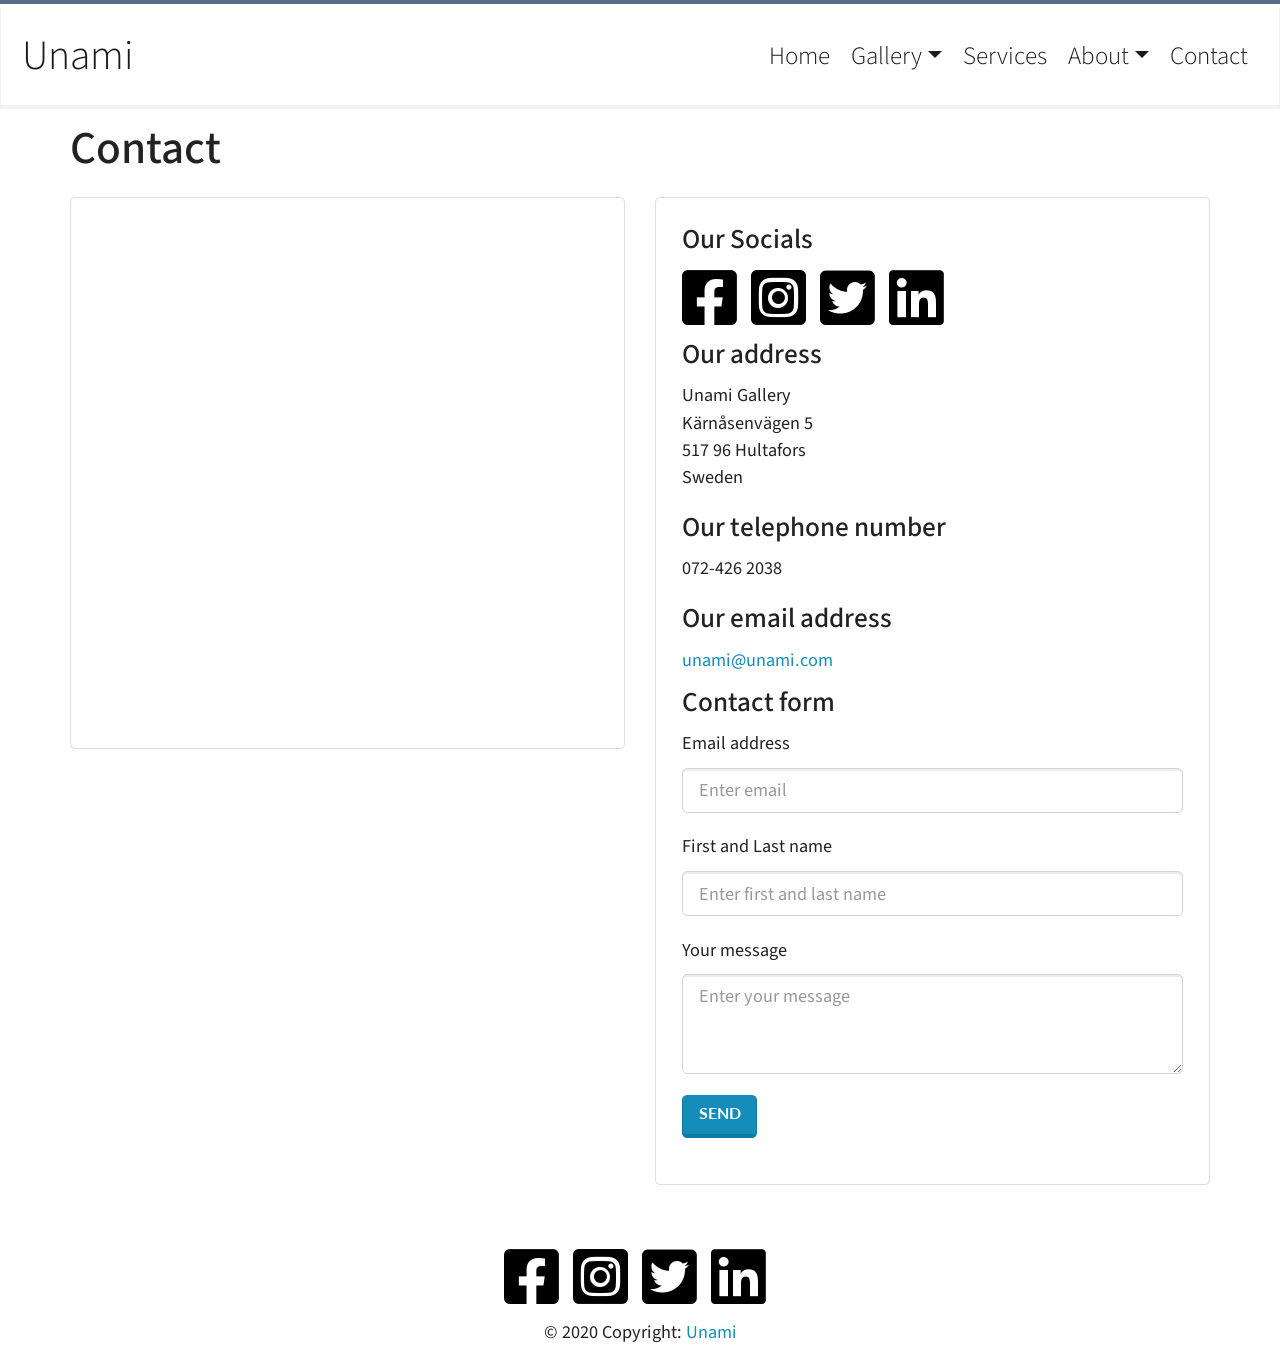
<file: Unami/contact.html>
<!DOCTYPE html>
<html lang="en">

<head>
    <meta charset="UTF-8">
    <meta name="viewport" content="width=device-width, initial-scale=1.0">
    <meta name="description" content="Unami - Contact">
    <title>Contact</title>
    <link rel="stylesheet" href="style.css">
    <link href="https://fonts.googleapis.com/css?family=Lato:300&display=swap" rel="stylesheet">
    <link rel="stylesheet" href="bootstrap.min.css">
    <script src="https://ajax.googleapis.com/ajax/libs/jquery/3.4.1/jquery.min.js"></script>
    <script src="https://cdnjs.cloudflare.com/ajax/libs/popper.js/1.16.0/umd/popper.min.js"></script>
    <script src="https://maxcdn.bootstrapcdn.com/bootstrap/4.4.1/js/bootstrap.min.js"></script>
    <link rel="stylesheet" href="https://cdnjs.cloudflare.com/ajax/libs/font-awesome/5.13.0/css/all.min.css"
        integrity="sha256-h20CPZ0QyXlBuAw7A+KluUYx/3pK+c7lYEpqLTlxjYQ=" crossorigin="anonymous" />
    <script src="HTML_Include.js"></script>
</head>

<body>
    <div w3-include-html="navbar.html"></div>
    <div class="container">
        <h1>Contact</h1>
        <div class="row">
            <div class="col-md">
                <div class="card">
                    <iframe
                        src="https://www.google.com/maps/embed?pb=!1m18!1m12!1m3!1d2132.188852277812!2d12.73206511610454!3d57.696261247904594!2m3!1f0!2f0!3f0!3m2!1i1024!2i768!4f13.1!3m3!1m2!1s0x465007b77d195225%3A0x721832f89c4cb638!2zS8Okcm7DpXNlbnbDpGdlbiA1LCA1MTcgOTYgSHVsdGFmb3Jz!5e0!3m2!1ssv!2sse!4v1586704896788!5m2!1ssv!2sse"
                        width="100%" height="550" frameborder="0" style="border:0;" allowfullscreen="false"
                        aria-hidden="false" tabindex="0"></iframe>

                </div>

            </div>
            <div class="col-md">
                <div class="card">
                    <address class="card-body">
                        <h4>Our Socials</h4>
                        <div class="socials ">
                            <a href="https://www.facebook.com/" class="fab fa-facebook-square">
                            </a>
                            <a href="https://www.instagram.com" class="fab fa-instagram-square">
                            </a>
                            <a href="https://www.twitter.com" class="fab fa-twitter-square">
                            </a>
                            <a href="https://www.linkedin.com" class="fab fa-linkedin">
                            </a>
                        </div>
                        <h4>Our address</h4>
                        <address>
                            Unami Gallery<br>
                            Kärnåsenvägen 5 <br>
                            517 96 Hultafors <br>
                            Sweden
                        </address>
                        <h4>Our telephone number</h4>
                        <p>072-426 2038</p>
                        <h4>Our email address</h4>
                        <a href="mailto:unami@unami.com">unami@unami.com</a>
                        <h4 style="margin-top:13px;">Contact form</h4>
                        <form class="contact-form">
                            <fieldset>
                                <div class="form-group">
                                    <label for="email">Email address</label>
                                    <input type="email" class="form-control" placeholder="Enter email">
                                </div>
                                <div class="form-group">
                                    <label for="name">First and Last name</label>
                                    <input type="text" class="form-control" placeholder="Enter first and last name">
                                </div>
                                <div class="form-group">
                                    <label for="message">Your message</label>
                                    <textarea class="form-control" rows="3" placeholder="Enter your message"></textarea>
                                </div>
                                <button type="submit" class="btn btn-primary">Send</button>
                            </fieldset>
                        </form>
                </div>
            </div>
        </div>
    </div>

    </div>
    </div>
    </div>
    <div w3-include-html="footer.html"></div>
    <script>includeHTML();</script>
    <script src="animations.js"></script>
</body>

</html>
</file>
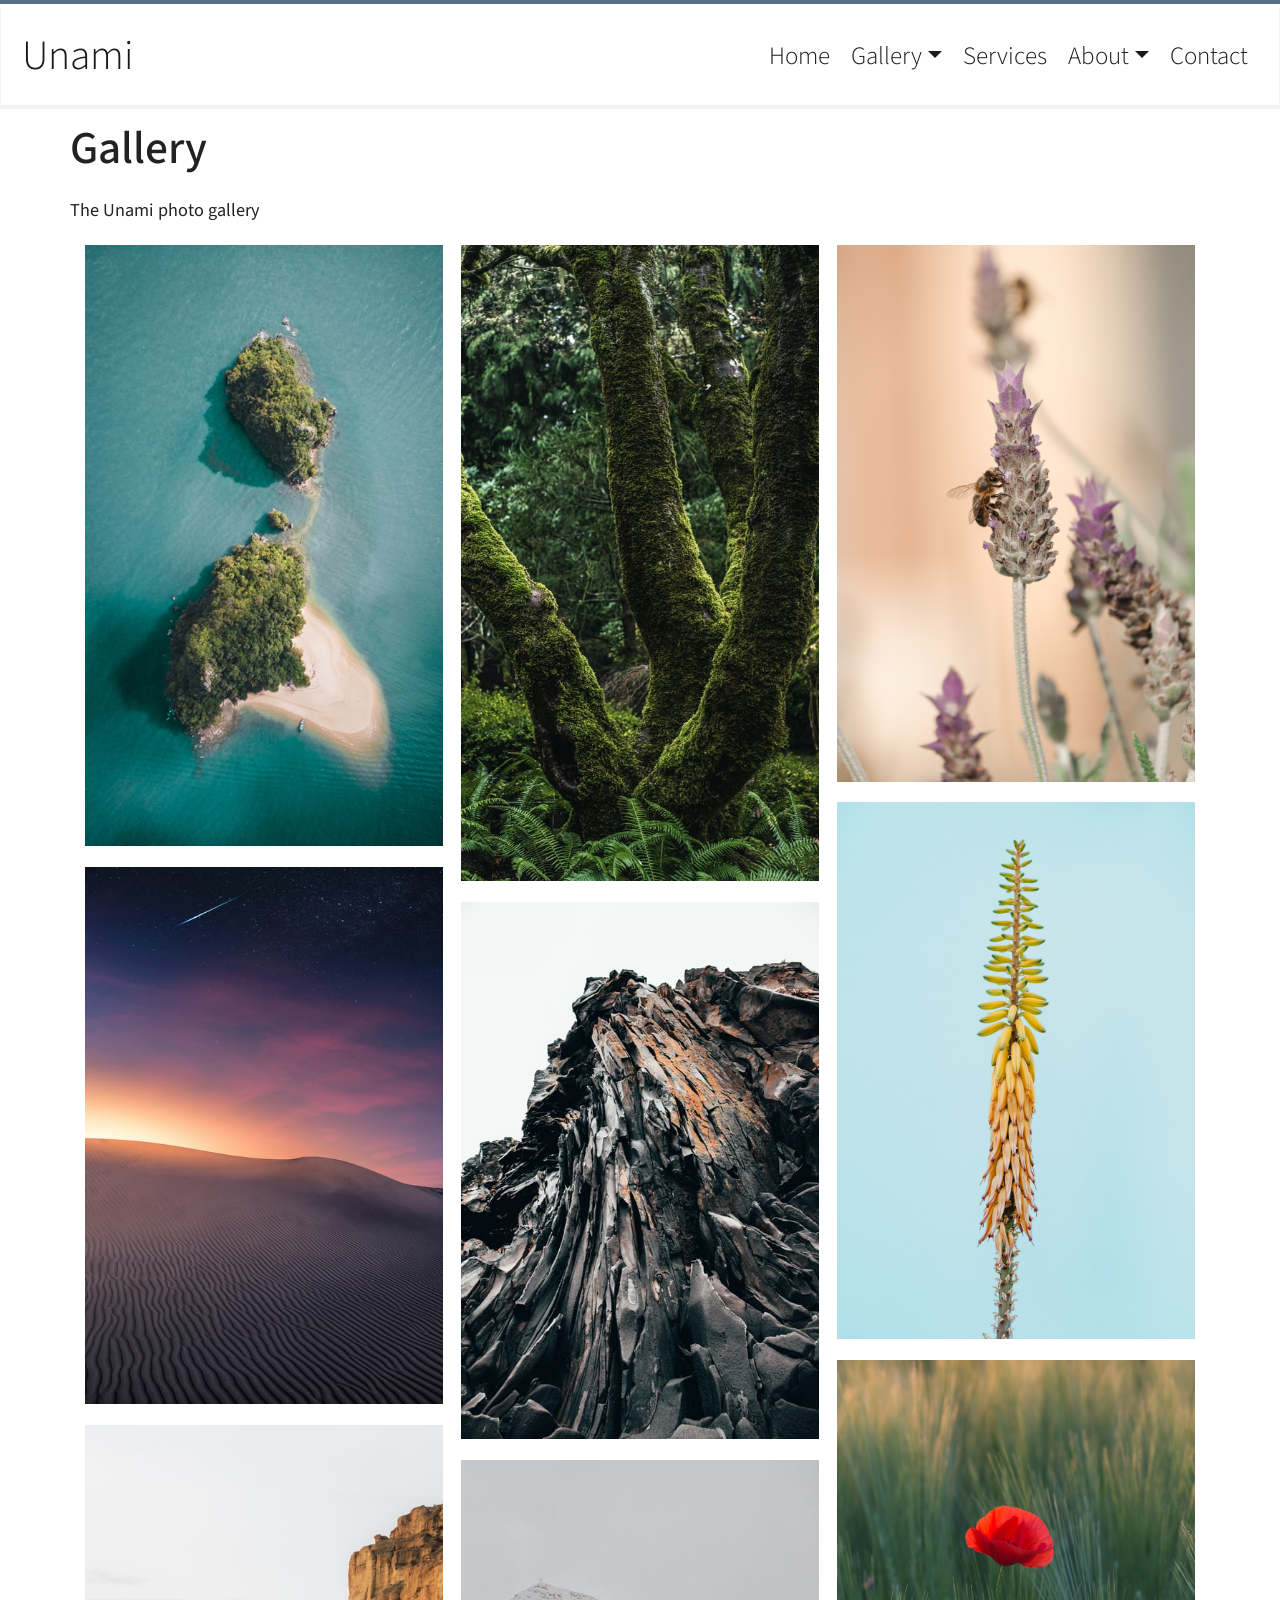
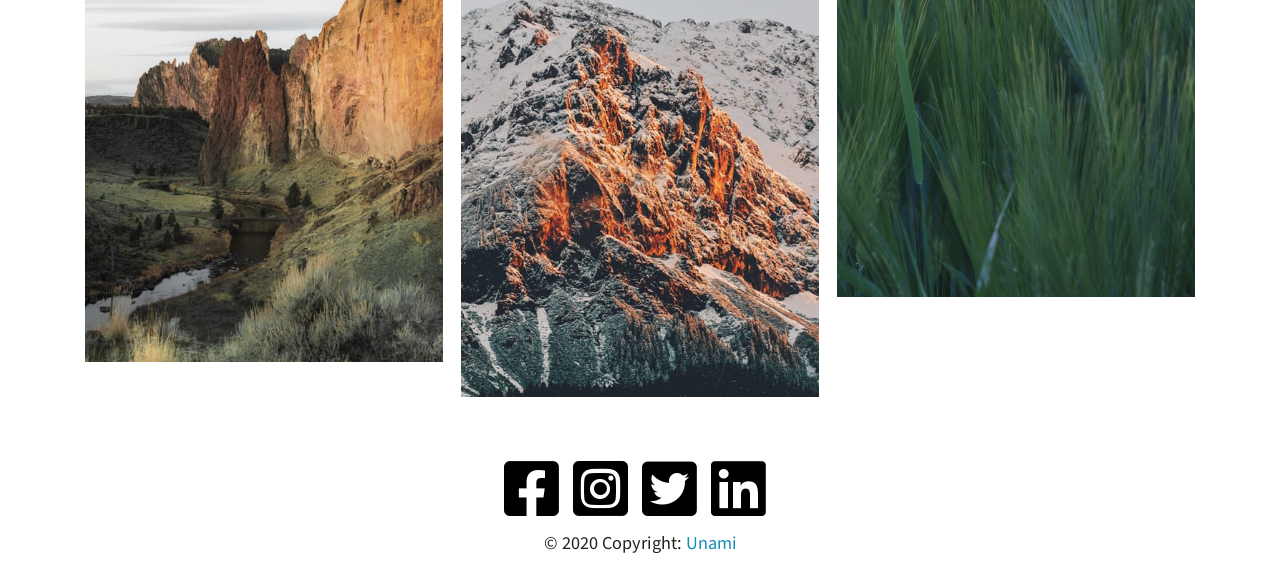
<file: Unami/gallery.html>
<!DOCTYPE html>
<html lang="en">

<head>
    <meta charset="UTF-8">
    <meta name="viewport" content="width=device-width, initial-scale=1.0">
    <meta name="description" content="Unami - Gallery">
    <title>Gallery</title>
    <link rel="stylesheet" href="style.css">
    <link href="https://fonts.googleapis.com/css?family=Lato:300&display=swap" rel="stylesheet">
    <link rel="stylesheet" href="bootstrap.min.css">
    <script src="https://ajax.googleapis.com/ajax/libs/jquery/3.4.1/jquery.min.js"></script>
    <script src="https://cdnjs.cloudflare.com/ajax/libs/popper.js/1.16.0/umd/popper.min.js"></script>
    <script src="https://maxcdn.bootstrapcdn.com/bootstrap/4.4.1/js/bootstrap.min.js"></script>
    <link rel="stylesheet" href="https://cdnjs.cloudflare.com/ajax/libs/font-awesome/5.13.0/css/all.min.css"
        integrity="sha256-h20CPZ0QyXlBuAw7A+KluUYx/3pK+c7lYEpqLTlxjYQ=" crossorigin="anonymous" />
    <script src="HTML_Include.js"></script>
</head>

<body>
    <div w3-include-html="navbar.html"></div>
    <div class="container">
        <h1>Gallery</h1>
        <p>The Unami photo gallery</p>
    </div>
    <div class="container-md">
        <div class="gallery" id="gallery">
            <div class="mb-3">
                <img class="img-fluid" src="photos/island.jpg" alt="Island">
            </div>
            <div class="mb-3">
                <img class="img-fluid" src="photos/sand.jpg" alt="Sand">
            </div>
            <div class="mb-3>
                <img class=" img-fluid" src="photos/leafs.jpg" alt="Leafs">
            </div>
            <div class="mb-3">
                <img class="img-fluid" src="photos/valley.jpg" alt="Valley">
            </div>
            <div class="mb-3">
                <img class="img-fluid" src="photos/trees.jpg" alt="Trees">
            </div>
            <div class="mb-3">
                <img class="img-fluid" src="photos/rocks.jpg" alt="Rocks">
            </div>
            <div class="mb-3">
                <img class="img-fluid" src="photos/mountain.jpg" alt="Mountain">
            </div>
            <div class="mb-3">
                <img class="img-fluid" src="photos/bees-and-flower.jpg" alt="Mountain">
            </div>
            <div class="mb-3">
                <img class="img-fluid" src="photos//bananas.jpg" alt="Mountain">
            </div>
            <div class="mb-3">
                <img class="img-fluid" src="photos/red-flower.jpg" alt="Mountain">
            </div>
        </div>
    </div>
    <div w3-include-html="footer.html"></div>
    <script>includeHTML();</script>
    <script src="animations.js"></script>
</body>

</html>
</file>
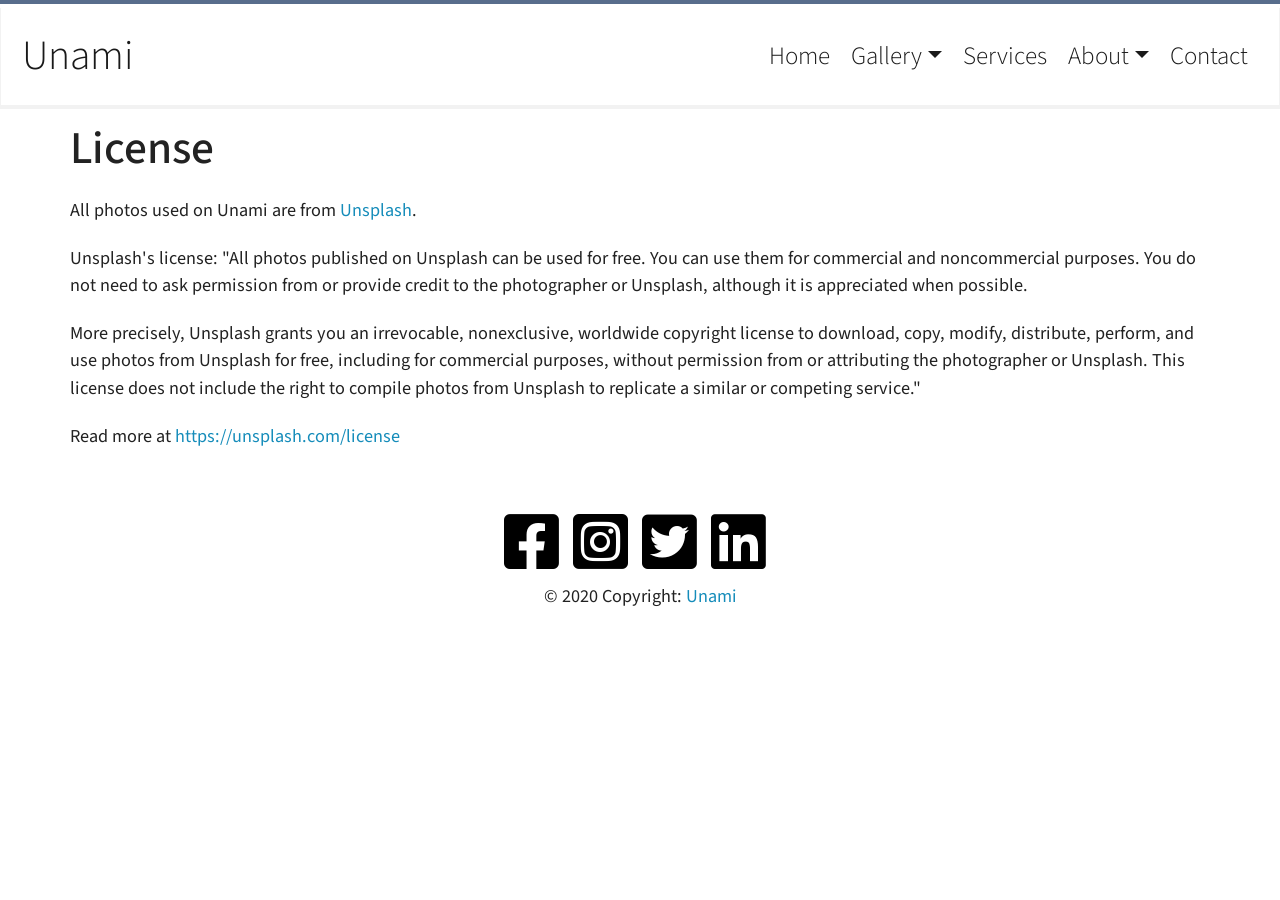
<file: Unami/license.html>
<!DOCTYPE html>
<html lang="en">

<head>
    <meta charset="UTF-8">
    <meta name="viewport" content="width=device-width, initial-scale=1.0">
    <meta name="description" content="Unami - License">
    <title>License</title>
    <link rel="stylesheet" href="style.css">
    <link href="https://fonts.googleapis.com/css?family=Lato:300&display=swap" rel="stylesheet">
    <link rel="stylesheet" href="bootstrap.min.css">
    <script src="https://ajax.googleapis.com/ajax/libs/jquery/3.4.1/jquery.min.js"></script>
    <script src="https://cdnjs.cloudflare.com/ajax/libs/popper.js/1.16.0/umd/popper.min.js"></script>
    <script src="https://maxcdn.bootstrapcdn.com/bootstrap/4.4.1/js/bootstrap.min.js"></script>
    <link rel="stylesheet" href="https://cdnjs.cloudflare.com/ajax/libs/font-awesome/5.13.0/css/all.min.css"
        integrity="sha256-h20CPZ0QyXlBuAw7A+KluUYx/3pK+c7lYEpqLTlxjYQ=" crossorigin="anonymous" />
    <script src="HTML_Include.js"></script>
</head>

<body>
    <div w3-include-html="navbar.html"></div>
    <div class="container">
        <h1>License</h1>
        <p>All photos used on Unami are from <a href="https://unsplash.com/">Unsplash</a>.</p>
        <p>Unsplash's license: "All photos published on Unsplash can be used for free. You can use them for commercial
            and noncommercial
            purposes. You do not need to ask permission from or provide credit to the photographer or Unsplash, although
            it is appreciated when possible.</p>
        <p> More precisely, Unsplash grants you an irrevocable, nonexclusive, worldwide copyright license to download,
            copy, modify, distribute, perform,
            and use photos from Unsplash for free, including for commercial purposes, without permission from or
            attributing the photographer or Unsplash.
            This license does not include the right to compile photos from Unsplash to replicate a similar or competing
            service."</p>
            <p>Read more at <a href="https://unsplash.com/license">https://unsplash.com/license</a></p>
    </div>
    <div w3-include-html="footer.html"></div>
    <script>includeHTML();</script>
    <script src="animations.js"></script>
</body>

</html>
</file>
<file: style.css>
@import url("https://fonts.googleapis.com/css2?family=Lato:wght@300;400;700&display=swap");

html {
  overflow-y: scroll;
  overflow-x: hidden;
  margin: 0;
  padding: 0;
  scroll-behavior: smooth;
  font-size: 1.3rem;
  font-family: "Lato", "Lucida Sans", "Lucida Sans Regular", "Lucida Grande",
    "Lucida Sans Unicode", Geneva, Verdana, sans-serif;
}

.navbar {
  margin-bottom: 1%;
  margin-top: 4px;
}

.nav-link {
  color: rgb(26, 26, 26) !important;
}

.over-nav {
  background-color: #586d8c;
  height: 6px;
  width: 100vw;
}

.gallery {
  -webkit-column-count: 3;
  -moz-column-count: 3;
  column-count: 3;
  -webkit-column-width: 33%;
  -moz-column-width: 33%;
  column-width: 33%;
}

.splashtext {
  margin-top: 17%;
  font-weight: 350;
  font-size: 10rem;
  z-index: 2;
  color: white;
  letter-spacing: 0.05em;
}

.under-splashtext {
  font-weight: 100;
  font-size: 3rem;
  margin-top: -3%;
  color: white;
  letter-spacing: 0.02em;
}

.btn {
  font-family: Lato;
}

.navbar-brand {
  font-size: 2rem !important;
}

.table .fa-check-circle {
  color: green;
  font-size: 1.5rem;
}

.table .fa-times-circle {
  color: red;
  font-size: 1.5rem;
}

.nav-link {
  font-size: 1.2rem !important;
}

.index-background {
  margin-top: -18px;
  width: 100%;
  height: auto;
  margin-bottom: -900px;
  z-index: -1;
  border-bottom: black;
  box-shadow: black;
  -webkit-box-shadow: 0px 20px 64px -1px rgba(88, 109, 140, 0.86);
  -moz-box-shadow: 0px 20px 64px -1px rgba(88, 109, 140, 0.86);
  box-shadow: 0px 20px 64px -1px rgba(88, 109, 140, 0.86);
}

.index-container {
  margin-bottom: 175px;
}

h1 {
  margin-bottom: 20px !important;
}

.container {
  padding: 0 !important;
}

.socials a {
  color: #586d8c;
  text-decoration: none;
  margin-right: 10px;
  margin-bottom: 10px;
  font-size: 2rem;
}
.page-footer {
  margin-left: 30px;
}

.socials a:hover {
  color: rgb(185, 185, 185);
  text-decoration: none;
}

a:hover {
  cursor: pointer;
}

.card-head {
  padding: 10px 0 0 0 !important;
}
#pricing {
  margin-bottom: 50px;
  margin-top: 50px;
}
.page-footer p {
  display: inline;
  color: black;
}
.error {
  margin-top: 420px;
}
.index .btn {
  letter-spacing: 0.1em !important;
  margin-left: 10px;
}
.navbar-brand {
  letter-spacing: 0.05em;
}
.scroll {
  margin-top: 500px;
  border-radius: 15px !important;
  -webkit-box-shadow: 0px 20px 64px -1px rgba(88, 109, 140, 0.86);
  -moz-box-shadow: 0px 20px 64px -1px rgba(88, 109, 140, 0.86);
  box-shadow: 0px 20px 64px -1px rgba(88, 109, 140, 0.86);
}
.btn-primary {
  background-color: #586d8c !important;
  border-color: #4e617c !important;
}
.badge-primary {
  background-color: #586d8c !important;
  border-color: #4e617c !important;
}
.index-footer {
  margin-top: -370px;
}
.fa-check-circle {
  color: #586d8c !important;
}
.scroll .row {
  padding: 50px;
}
.services-img {
  margin-bottom: 25px;
}
</file>
<file: Unami/style.css>
html {
    overflow-y: scroll;
    overflow-x: hidden;
    margin: 0;
    padding: 0;
    scroll-behavior: smooth;
    font-size: 1.3rem;
    font-family: 'Lato', 'Lucida Sans', 'Lucida Sans Regular', 'Lucida Grande', 'Lucida Sans Unicode', Geneva, Verdana, sans-serif;
}

.navbar {
    margin-bottom: 1%;
    margin-top: 4px;
}
.nav-link {
    color: rgb(26, 26, 26) !important; 
}
.over-nav {
    background-color: #586d8c;
    height: 4px;
    width: 100vw;
}

.gallery {
    -webkit-column-count: 3;
    -moz-column-count: 3;
    column-count: 3;
    -webkit-column-width: 33%;
    -moz-column-width: 33%;
    column-width: 33%;
}

.splashtext {
    margin-top: 17%;
    font-weight: 200;
    font-size: 10rem;
    z-index: 2;
}

.under-splashtext {
    font-weight: 100;
    font-size: 3rem;
    margin-top: -3%;
}

.btn {
    font-family: Lato;
}

.navbar-brand {
    font-size: 2rem !important;
}
.table .fa-check-circle {
    color: green;
    font-size: 1.5rem;
}
.table .fa-times-circle {
    color: red;
    font-size: 1.5rem;
}

.nav-link {
    font-size: 1.2rem !important;
}

.background {
    margin-top: -2%;
    width: 100vw;
    height: 100vh;
    margin-bottom: -900px;
    z-index: -1;
}

.index-container {
    margin-bottom: 500px;
}

.blockquote-footer {
    margin-bottom: 550px;
}

h1 {
    margin-bottom: 20px !important;
}

.container {
    padding: 0 !important;
}

.page-footer {
    margin-top: 40px;
}

.socials a {
    font-size: 3rem;
    color: black;
    text-decoration: none;
    margin-right: 10px;
    margin-bottom: 10px;
}

.socials a:hover {
    font-size: 3rem;
    color: rgb(185, 185, 185);
    text-decoration: none;
}

a:hover {
    cursor: pointer;
}



.card-head {
    padding: 10px 0 0 0 !important;
}
</file>
